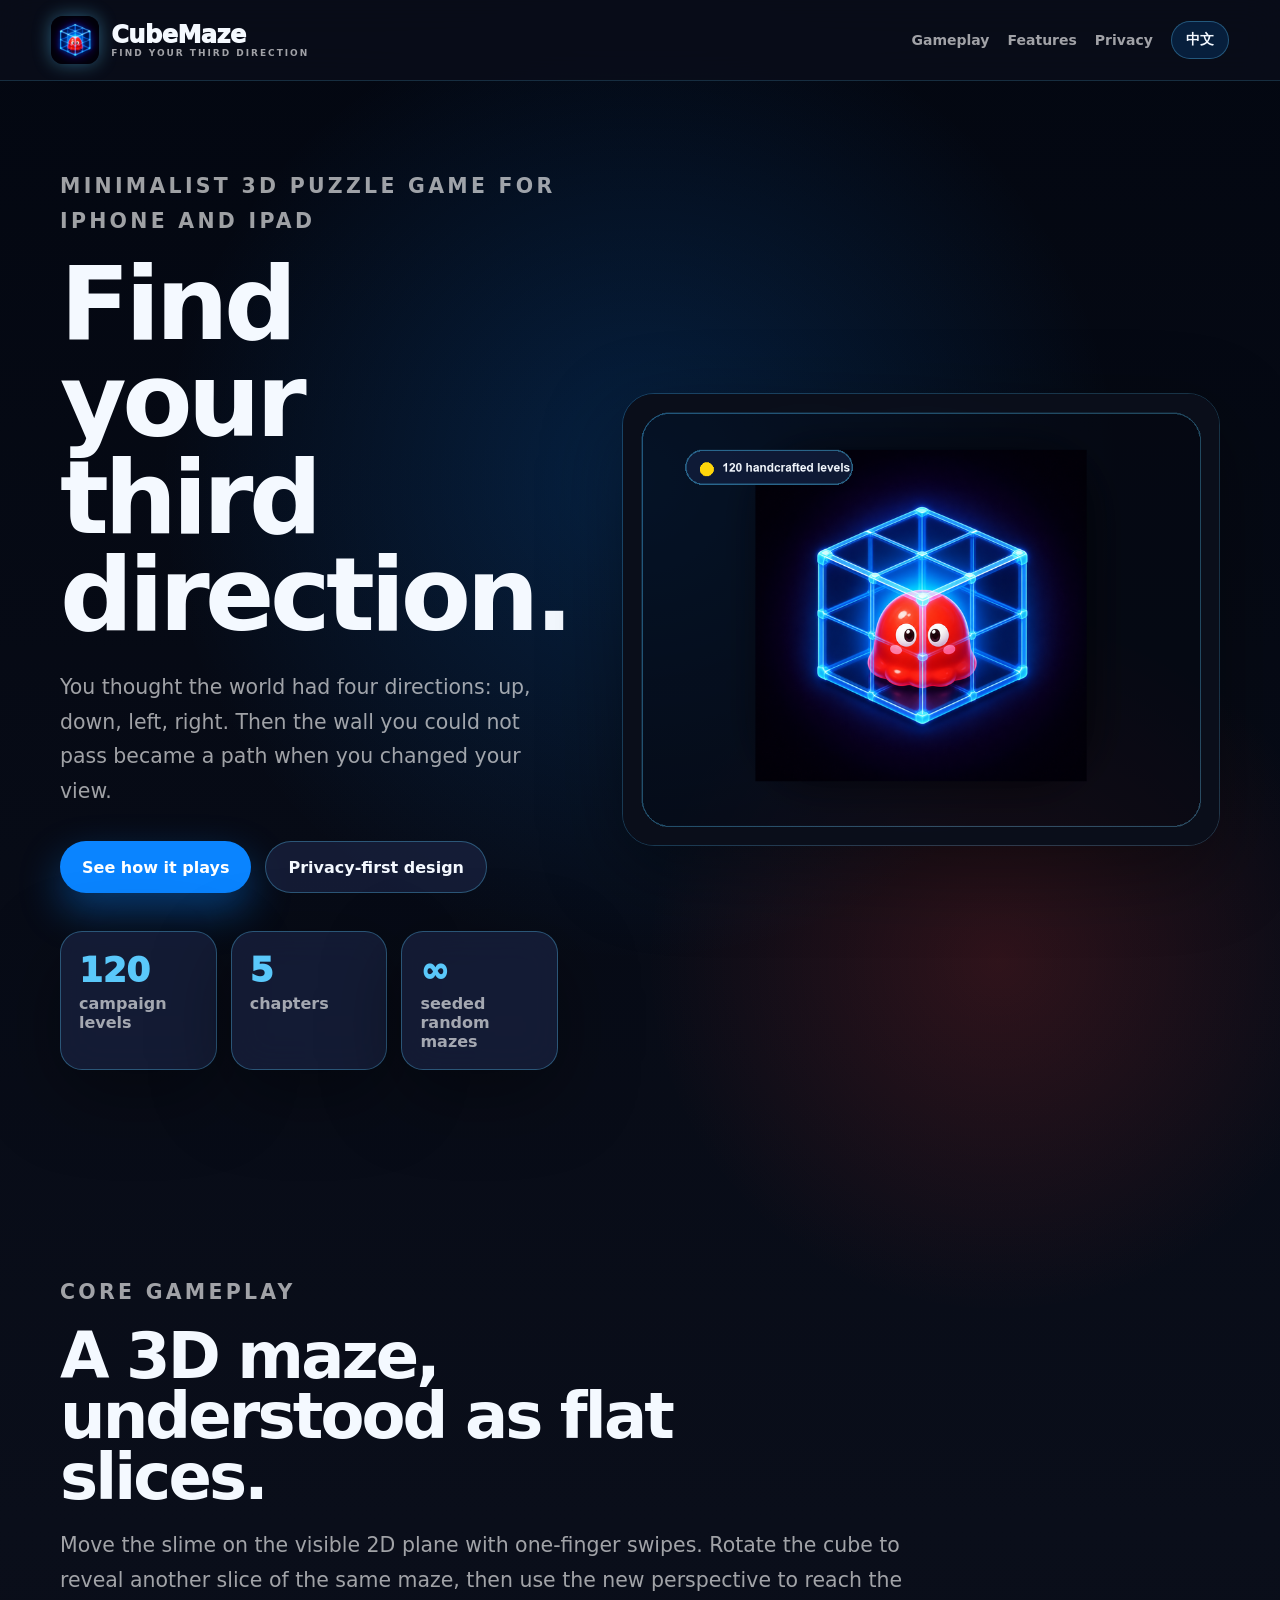
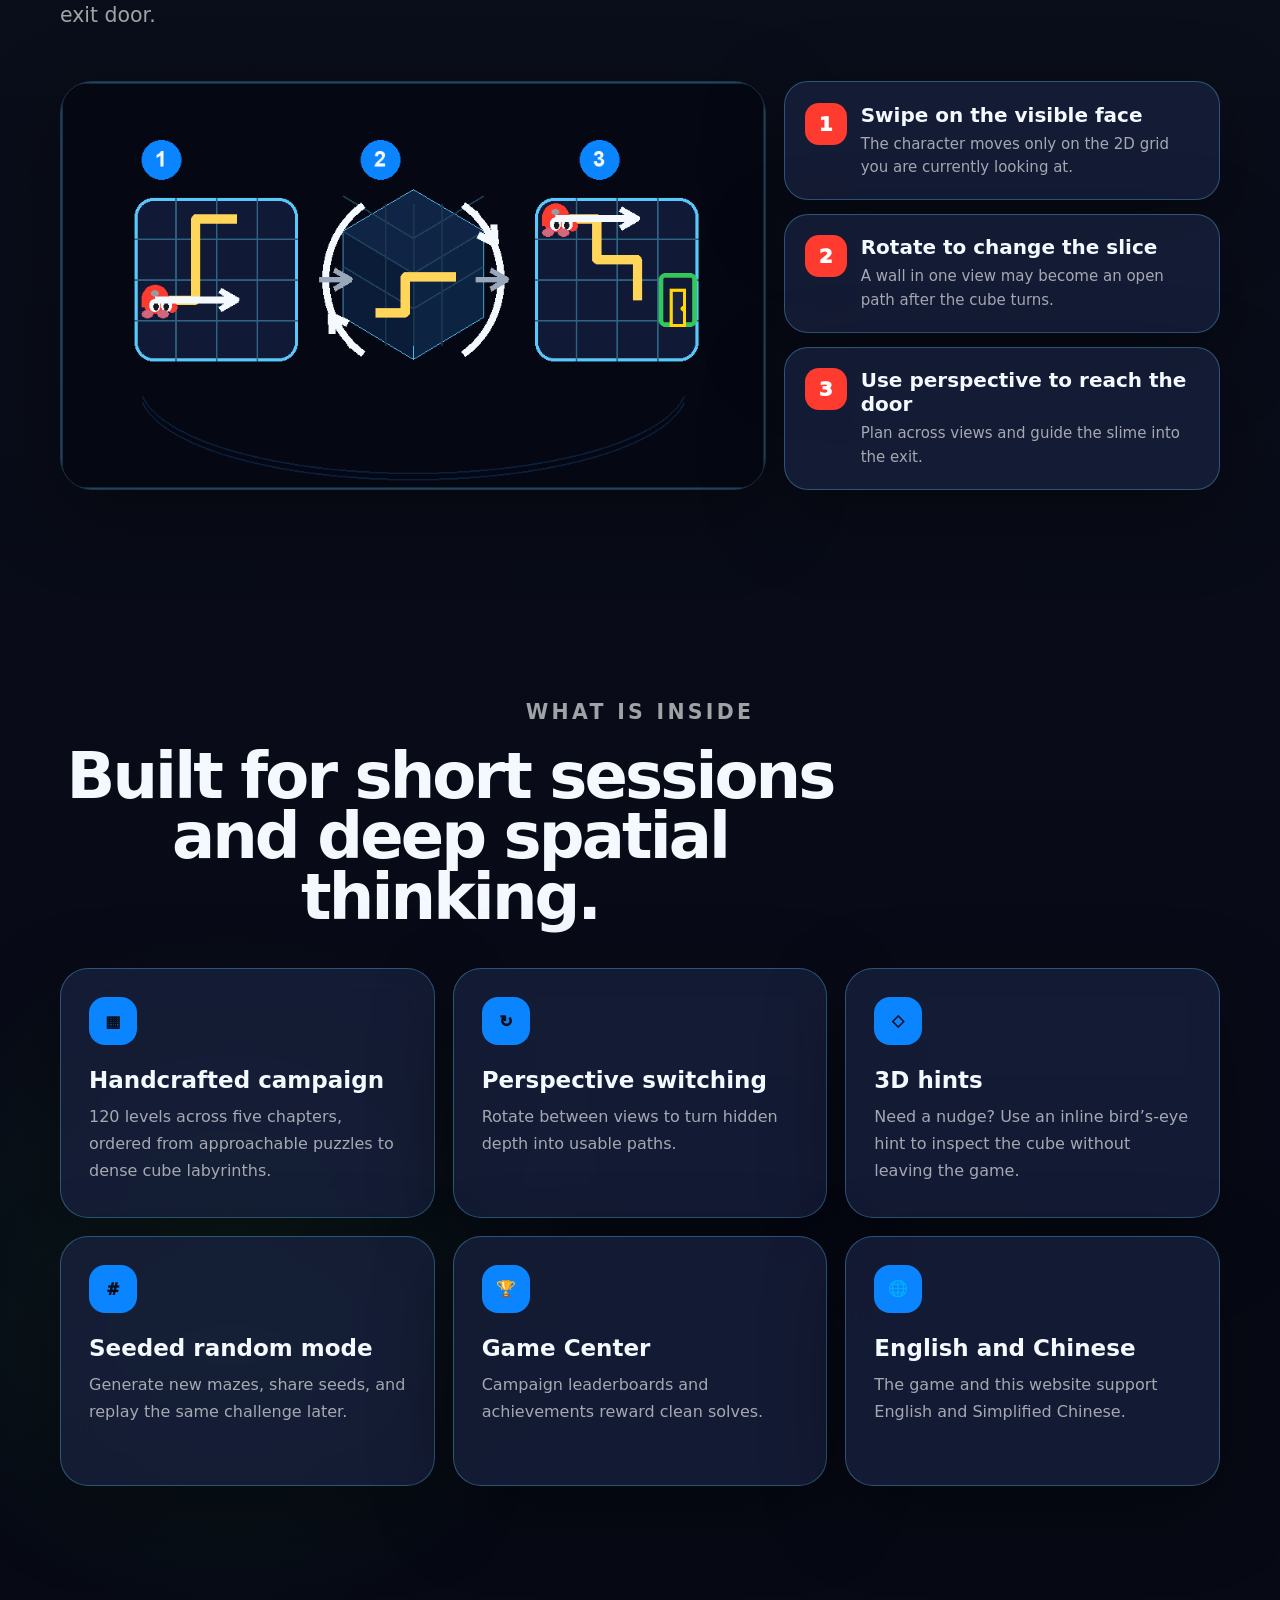
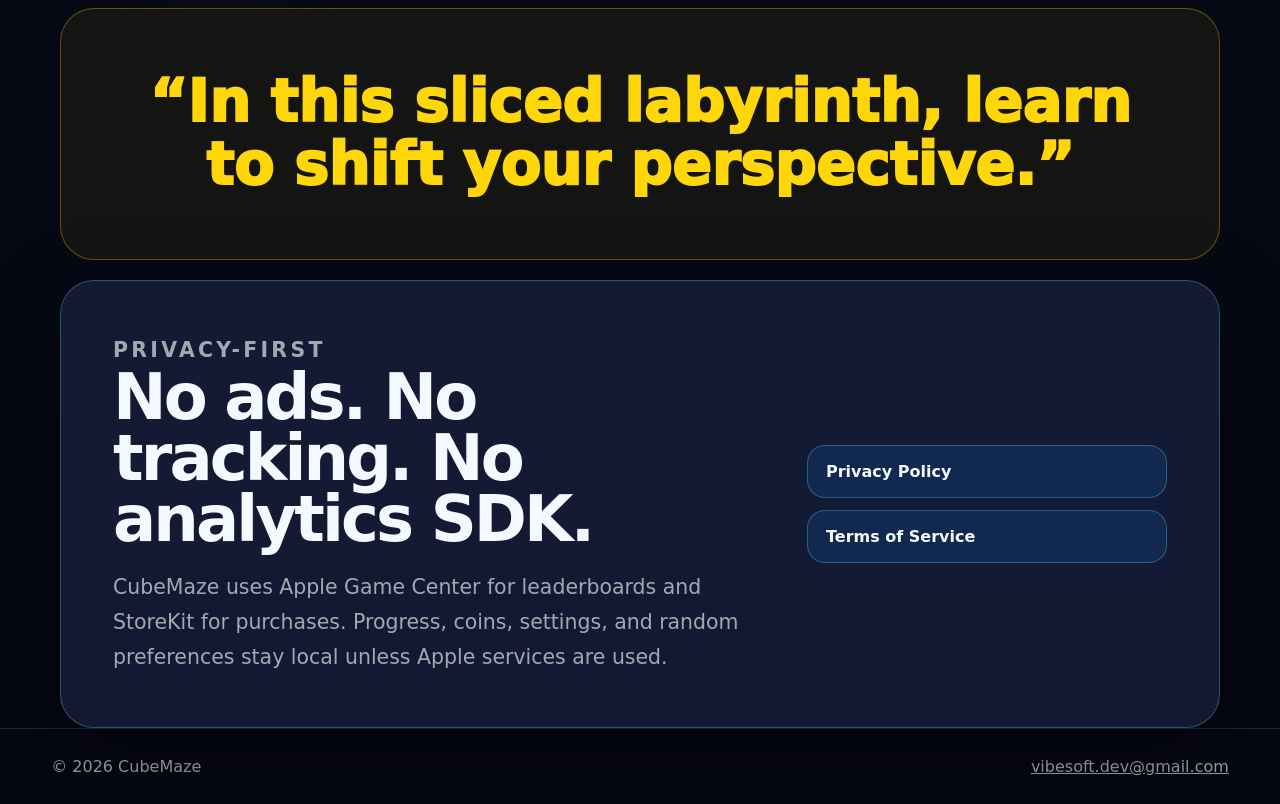
<file: index.html>
<!doctype html>
<html lang="en" data-lang="en">
<head>
  <meta charset="utf-8">
  <meta name="viewport" content="width=device-width, initial-scale=1">
  <title>CubeMaze · Find your third direction</title>
  <meta name="description" content="CubeMaze is a minimalist iPhone and iPad puzzle game about solving 3D cube mazes one 2D slice at a time, with 120 handcrafted levels and seeded random mazes.">
  <meta name="keywords" content="CubeMaze, 3D maze puzzle, cube maze, iPhone puzzle game, iPad puzzle game, spatial puzzle, FEZ inspired puzzle, 方块迷宫, 立方体迷宫, 空间解谜">
  <meta name="author" content="VibeSoft">
  <meta name="robots" content="index,follow,max-image-preview:large">
  <link rel="canonical" href="https://cubemaze.github.io/">
  <link rel="alternate" hreflang="en" href="https://cubemaze.github.io/">
  <link rel="alternate" hreflang="zh-Hans" href="https://cubemaze.github.io/">
  <link rel="alternate" hreflang="x-default" href="https://cubemaze.github.io/">
  <meta name="theme-color" content="#0a0e1a">
  <meta property="og:type" content="website">
  <meta property="og:site_name" content="CubeMaze">
  <meta property="og:title" content="CubeMaze · Find your third direction">
  <meta property="og:description" content="Solve 3D cube mazes one 2D slice at a time. 120 handcrafted levels, perspective switching, hints, and seeded random mazes.">
  <meta property="og:url" content="https://cubemaze.github.io/">
  <meta property="og:image" content="https://cubemaze.github.io/assets/social-card.png">
  <meta property="og:image:width" content="1200">
  <meta property="og:image:height" content="630">
  <meta property="og:image:alt" content="CubeMaze app icon and game description">
  <meta property="og:locale" content="en_US">
  <meta property="og:locale:alternate" content="zh_Hans">
  <meta name="twitter:card" content="summary_large_image">
  <meta name="twitter:title" content="CubeMaze · Find your third direction">
  <meta name="twitter:description" content="A minimalist iPhone and iPad puzzle game about solving 3D cube mazes one 2D slice at a time.">
  <meta name="twitter:image" content="https://cubemaze.github.io/assets/social-card.png">
  <meta name="twitter:image:alt" content="CubeMaze app icon and game description">
  <link rel="icon" href="assets/app-icon.png" type="image/png">
  <link rel="apple-touch-icon" href="assets/app-icon.png">
  <link rel="manifest" href="site.webmanifest">
  <link rel="preload" href="assets/hero-visual.png" as="image">
  <link rel="stylesheet" href="styles.css">
  <script type="application/ld+json">
    {
      "@context": "https://schema.org",
      "@graph": [
        {
          "@type": "Organization",
          "@id": "https://cubemaze.github.io/#organization",
          "name": "VibeSoft",
          "email": "vibesoft.dev@gmail.com",
          "url": "https://cubemaze.github.io/"
        },
        {
          "@type": "WebSite",
          "@id": "https://cubemaze.github.io/#website",
          "url": "https://cubemaze.github.io/",
          "name": "CubeMaze",
          "description": "Official website for CubeMaze, a minimalist iPhone and iPad 3D maze puzzle game.",
          "inLanguage": ["en", "zh-Hans"],
          "publisher": { "@id": "https://cubemaze.github.io/#organization" }
        },
        {
          "@type": "SoftwareApplication",
          "@id": "https://cubemaze.github.io/#app",
          "name": "CubeMaze",
          "alternateName": "方块迷宫",
          "applicationCategory": "GameApplication",
          "operatingSystem": "iOS, iPadOS",
          "url": "https://cubemaze.github.io/",
          "image": "https://cubemaze.github.io/assets/app-icon.png",
          "description": "CubeMaze is a minimalist iPhone and iPad puzzle game about solving 3D cube mazes one 2D slice at a time.",
          "genre": ["Puzzle", "Maze", "Spatial puzzle"],
          "offers": { "@type": "Offer", "price": "0", "priceCurrency": "USD" },
          "publisher": { "@id": "https://cubemaze.github.io/#organization" }
        }
      ]
    }
  </script>
</head>
<body>
  <header class="site-header">
    <a class="brand" href="#top" aria-label="CubeMaze home">
      <img class="brand-icon" src="assets/app-icon.png" width="48" height="48" alt="">
      <span class="brand-copy">
        <span class="brand-title">CubeMaze</span>
        <span class="brand-tagline">Find your third direction</span>
      </span>
    </a>
    <nav class="nav" aria-label="Primary navigation">
      <a href="#gameplay" data-i18n="nav.gameplay">Gameplay</a>
      <a href="#features" data-i18n="nav.features">Features</a>
      <a href="#privacy" data-i18n="nav.privacy">Privacy</a>
      <button class="language-toggle" type="button" data-language-toggle aria-label="Switch language">
        <span data-lang-label>中文</span>
      </button>
    </nav>
  </header>

  <main id="top">
    <section class="hero section">
      <div class="hero-copy">
        <p class="eyebrow" data-i18n="hero.eyebrow">Minimalist 3D puzzle game for iPhone and iPad</p>
        <h1 data-i18n="hero.title">Find your third direction.</h1>
        <p class="hero-lede" data-i18n="hero.lede">
          You thought the world had four directions: up, down, left, right. Then the wall you could not pass became a path when you changed your view.
        </p>
        <div class="cta-row">
          <a class="button primary" href="#gameplay" data-i18n="hero.primary">See how it plays</a>
          <a class="button secondary" href="#privacy" data-i18n="hero.secondary">Privacy-first design</a>
        </div>
        <dl class="stats" aria-label="Game highlights">
          <div>
            <dt>120</dt>
            <dd data-i18n="stats.levels">campaign levels</dd>
          </div>
          <div>
            <dt>5</dt>
            <dd data-i18n="stats.chapters">chapters</dd>
          </div>
          <div>
            <dt>∞</dt>
            <dd data-i18n="stats.random">seeded random mazes</dd>
          </div>
        </dl>
      </div>
      <div class="hero-art" aria-hidden="true">
        <img src="assets/hero-visual.png" width="900" height="680" alt="">
      </div>
    </section>

    <section id="gameplay" class="section gameplay-section">
      <div>
        <p class="eyebrow" data-i18n="gameplay.eyebrow">Core gameplay</p>
        <h2 data-i18n="gameplay.title">A 3D maze, understood as flat slices.</h2>
        <p data-i18n="gameplay.body">
          Move the slime on the visible 2D plane with one-finger swipes. Rotate the cube to reveal another slice of the same maze, then use the new perspective to reach the exit door.
        </p>
      </div>
      <div class="gameplay-layout">
        <img class="card-image" src="assets/gameplay-flow.png" width="900" height="520" alt="CubeMaze gameplay flow: swipe, rotate, exit">
        <div class="gameplay-steps" aria-label="Gameplay steps">
          <article>
            <span>1</span>
            <h3 data-i18n="gameplay.step1.title">Swipe on the visible face</h3>
            <p data-i18n="gameplay.step1.body">The character moves only on the 2D grid you are currently looking at.</p>
          </article>
          <article>
            <span>2</span>
            <h3 data-i18n="gameplay.step2.title">Rotate to change the slice</h3>
            <p data-i18n="gameplay.step2.body">A wall in one view may become an open path after the cube turns.</p>
          </article>
          <article>
            <span>3</span>
            <h3 data-i18n="gameplay.step3.title">Use perspective to reach the door</h3>
            <p data-i18n="gameplay.step3.body">Plan across views and guide the slime into the exit.</p>
          </article>
        </div>
      </div>
    </section>

    <section id="features" class="section">
      <p class="eyebrow centered" data-i18n="features.eyebrow">What is inside</p>
      <h2 class="centered" data-i18n="features.title">Built for short sessions and deep spatial thinking.</h2>
      <div class="feature-grid">
        <article class="feature-card">
          <span class="feature-icon">▦</span>
          <h3 data-i18n="features.campaign.title">Handcrafted campaign</h3>
          <p data-i18n="features.campaign.body">120 levels across five chapters, ordered from approachable puzzles to dense cube labyrinths.</p>
        </article>
        <article class="feature-card">
          <span class="feature-icon">↻</span>
          <h3 data-i18n="features.rotation.title">Perspective switching</h3>
          <p data-i18n="features.rotation.body">Rotate between views to turn hidden depth into usable paths.</p>
        </article>
        <article class="feature-card">
          <span class="feature-icon">◇</span>
          <h3 data-i18n="features.hint.title">3D hints</h3>
          <p data-i18n="features.hint.body">Need a nudge? Use an inline bird’s-eye hint to inspect the cube without leaving the game.</p>
        </article>
        <article class="feature-card">
          <span class="feature-icon">#</span>
          <h3 data-i18n="features.random.title">Seeded random mode</h3>
          <p data-i18n="features.random.body">Generate new mazes, share seeds, and replay the same challenge later.</p>
        </article>
        <article class="feature-card">
          <span class="feature-icon">🏆</span>
          <h3 data-i18n="features.gamecenter.title">Game Center</h3>
          <p data-i18n="features.gamecenter.body">Campaign leaderboards and achievements reward clean solves.</p>
        </article>
        <article class="feature-card">
          <span class="feature-icon">🌐</span>
          <h3 data-i18n="features.language.title">English and Chinese</h3>
          <p data-i18n="features.language.body">The game and this website support English and Simplified Chinese.</p>
        </article>
      </div>
    </section>

    <section class="section quote-section">
      <blockquote data-i18n="quote.text">“In this sliced labyrinth, learn to shift your perspective.”</blockquote>
    </section>

    <section id="privacy" class="section legal-callout">
      <div>
        <p class="eyebrow" data-i18n="privacy.eyebrow">Privacy-first</p>
        <h2 data-i18n="privacy.title">No ads. No tracking. No analytics SDK.</h2>
        <p data-i18n="privacy.body">
          CubeMaze uses Apple Game Center for leaderboards and StoreKit for purchases. Progress, coins, settings, and random preferences stay local unless Apple services are used.
        </p>
      </div>
      <div class="legal-links">
        <a href="privacy.html" data-i18n="privacy.link">Privacy Policy</a>
        <a href="terms.html" data-i18n="terms.link">Terms of Service</a>
      </div>
    </section>
  </main>

  <footer class="site-footer">
    <p>© <span data-year></span> CubeMaze</p>
    <p><a href="mailto:vibesoft.dev@gmail.com">vibesoft.dev@gmail.com</a></p>
  </footer>

  <script src="app.js" defer></script>
</body>
</html>
</file>
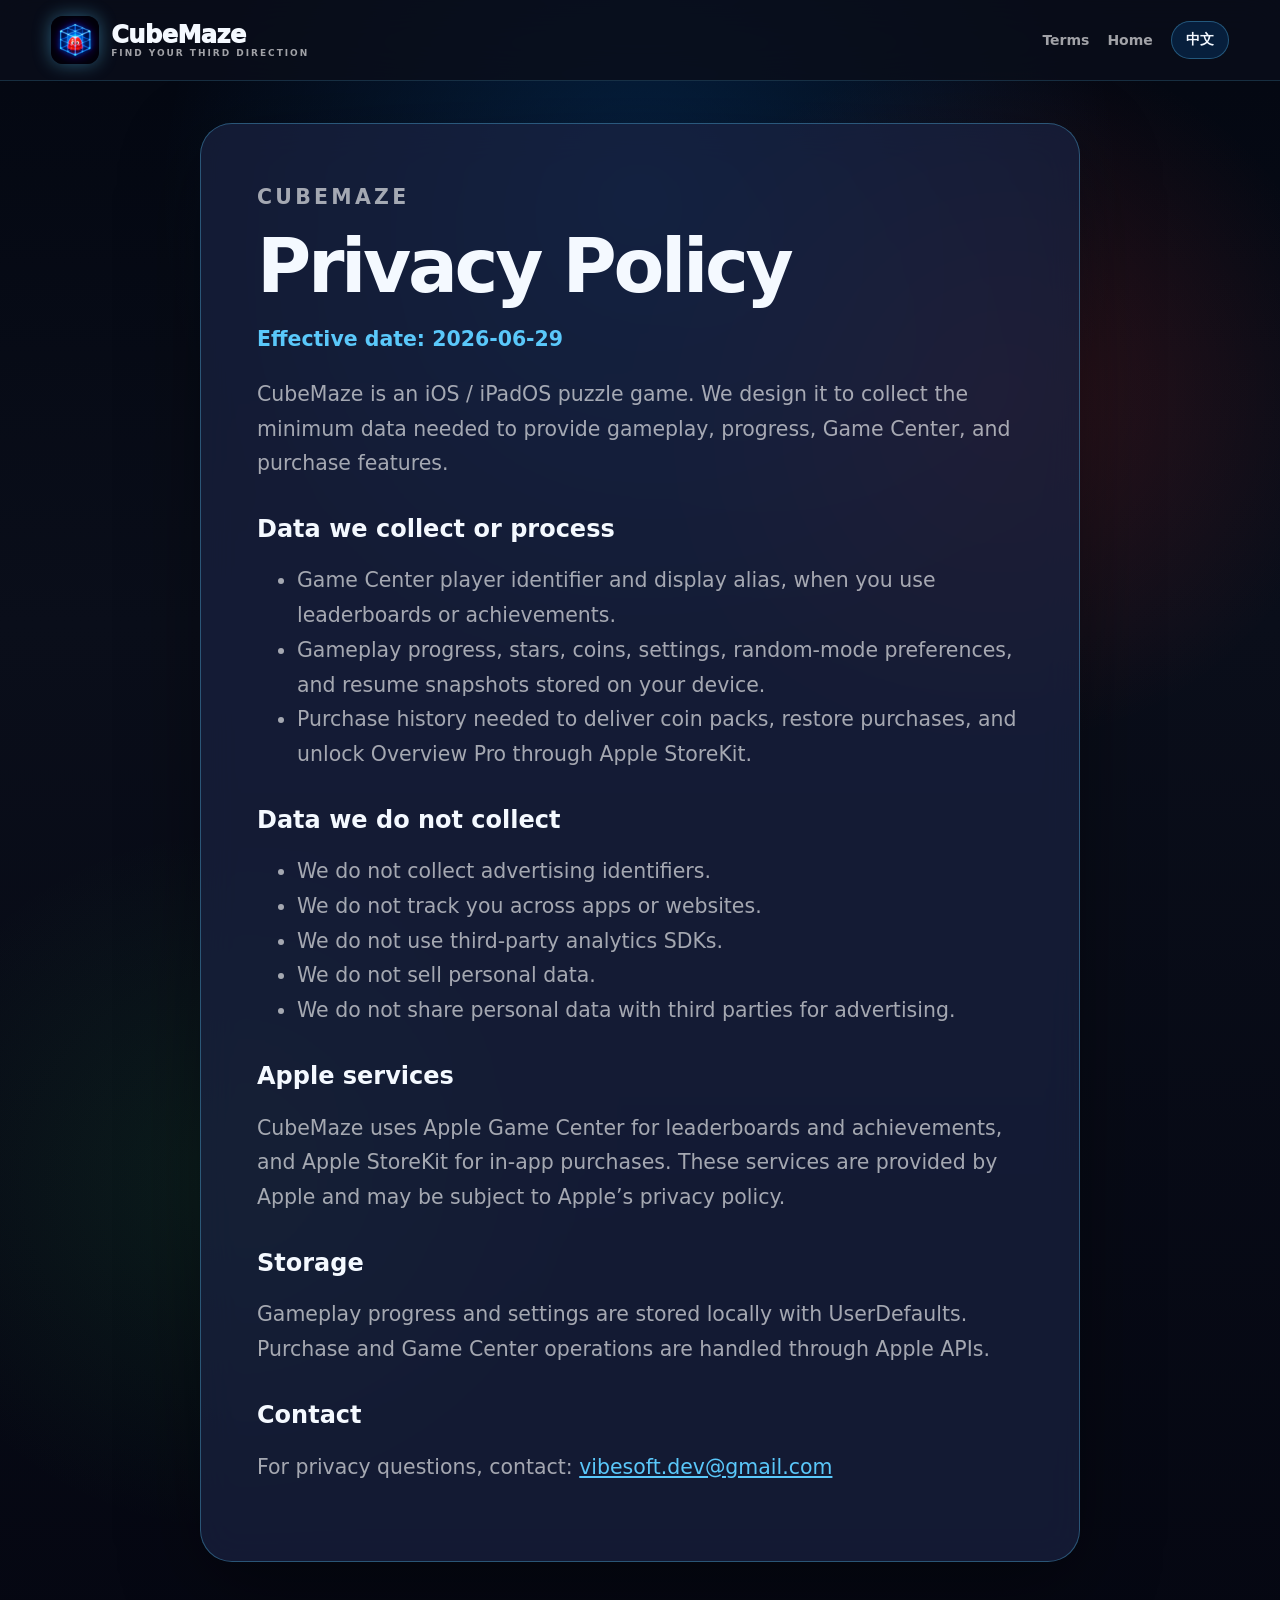
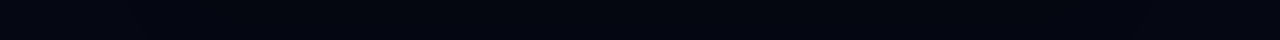
<file: privacy.html>
<!doctype html>
<html lang="en" data-lang="en">
<head>
  <meta charset="utf-8">
  <meta name="viewport" content="width=device-width, initial-scale=1">
  <title>CubeMaze Privacy Policy</title>
  <meta name="description" content="CubeMaze privacy policy covering Game Center, StoreKit purchases, local progress, and data we do not collect.">
  <meta name="robots" content="index,follow">
  <link rel="canonical" href="https://cubemaze.github.io/privacy.html">
  <link rel="alternate" hreflang="en" href="https://cubemaze.github.io/privacy.html">
  <link rel="alternate" hreflang="zh-Hans" href="https://cubemaze.github.io/privacy.html">
  <link rel="alternate" hreflang="x-default" href="https://cubemaze.github.io/privacy.html">
  <meta name="theme-color" content="#0a0e1a">
  <meta property="og:type" content="article">
  <meta property="og:title" content="CubeMaze Privacy Policy">
  <meta property="og:description" content="Privacy details for CubeMaze, including local progress, Game Center, StoreKit, and no ads or tracking.">
  <meta property="og:url" content="https://cubemaze.github.io/privacy.html">
  <meta property="og:image" content="https://cubemaze.github.io/assets/social-card.png">
  <meta name="twitter:card" content="summary_large_image">
  <link rel="icon" href="assets/app-icon.png" type="image/png">
  <link rel="apple-touch-icon" href="assets/app-icon.png">
  <link rel="stylesheet" href="styles.css">
</head>
<body>
  <header class="site-header">
    <a class="brand" href="index.html" aria-label="CubeMaze home">
      <img class="brand-icon" src="assets/app-icon.png" width="48" height="48" alt="">
      <span class="brand-copy">
        <span class="brand-title">CubeMaze</span>
        <span class="brand-tagline">Find your third direction</span>
      </span>
    </a>
    <nav class="nav" aria-label="Legal navigation">
      <a href="terms.html" data-i18n="legal.nav.terms">Terms</a>
      <a href="index.html" data-i18n="legal.nav.home">Home</a>
      <button class="language-toggle" type="button" data-language-toggle aria-label="Switch language">
        <span data-lang-label>中文</span>
      </button>
    </nav>
  </header>
  <main class="legal-main">
    <article class="legal-page">
      <p class="eyebrow" data-i18n="legal.brand">CubeMaze</p>
      <h1 data-i18n="privacyPage.title">Privacy Policy</h1>
      <p class="effective" data-i18n="privacyPage.effective">Effective date: 2026-06-29</p>
      <p data-i18n="privacyPage.intro">CubeMaze is an iOS / iPadOS puzzle game. We design it to collect the minimum data needed to provide gameplay, progress, Game Center, and purchase features.</p>
      <h2 data-i18n="privacyPage.collect.title">Data we collect or process</h2>
      <ul>
        <li data-i18n="privacyPage.collect.gamecenter">Game Center player identifier and display alias, when you use leaderboards or achievements.</li>
        <li data-i18n="privacyPage.collect.local">Gameplay progress, stars, coins, settings, random-mode preferences, and resume snapshots stored on your device.</li>
        <li data-i18n="privacyPage.collect.purchase">Purchase history needed to deliver coin packs, restore purchases, and unlock Overview Pro through Apple StoreKit.</li>
      </ul>
      <h2 data-i18n="privacyPage.noCollect.title">Data we do not collect</h2>
      <ul>
        <li data-i18n="privacyPage.noCollect.ads">We do not collect advertising identifiers.</li>
        <li data-i18n="privacyPage.noCollect.track">We do not track you across apps or websites.</li>
        <li data-i18n="privacyPage.noCollect.analytics">We do not use third-party analytics SDKs.</li>
        <li data-i18n="privacyPage.noCollect.sell">We do not sell personal data.</li>
        <li data-i18n="privacyPage.noCollect.share">We do not share personal data with third parties for advertising.</li>
      </ul>
      <h2 data-i18n="privacyPage.apple.title">Apple services</h2>
      <p data-i18n="privacyPage.apple.body">CubeMaze uses Apple Game Center for leaderboards and achievements, and Apple StoreKit for in-app purchases. These services are provided by Apple and may be subject to Apple’s privacy policy.</p>
      <h2 data-i18n="privacyPage.storage.title">Storage</h2>
      <p data-i18n="privacyPage.storage.body">Gameplay progress and settings are stored locally with UserDefaults. Purchase and Game Center operations are handled through Apple APIs.</p>
      <h2 data-i18n="legal.contact.title">Contact</h2>
      <p><span data-i18n="privacyPage.contact">For privacy questions, contact:</span> <a href="mailto:vibesoft.dev@gmail.com">vibesoft.dev@gmail.com</a></p>
    </article>
  </main>
  <script src="app.js" defer></script>
</body>
</html>
</file>
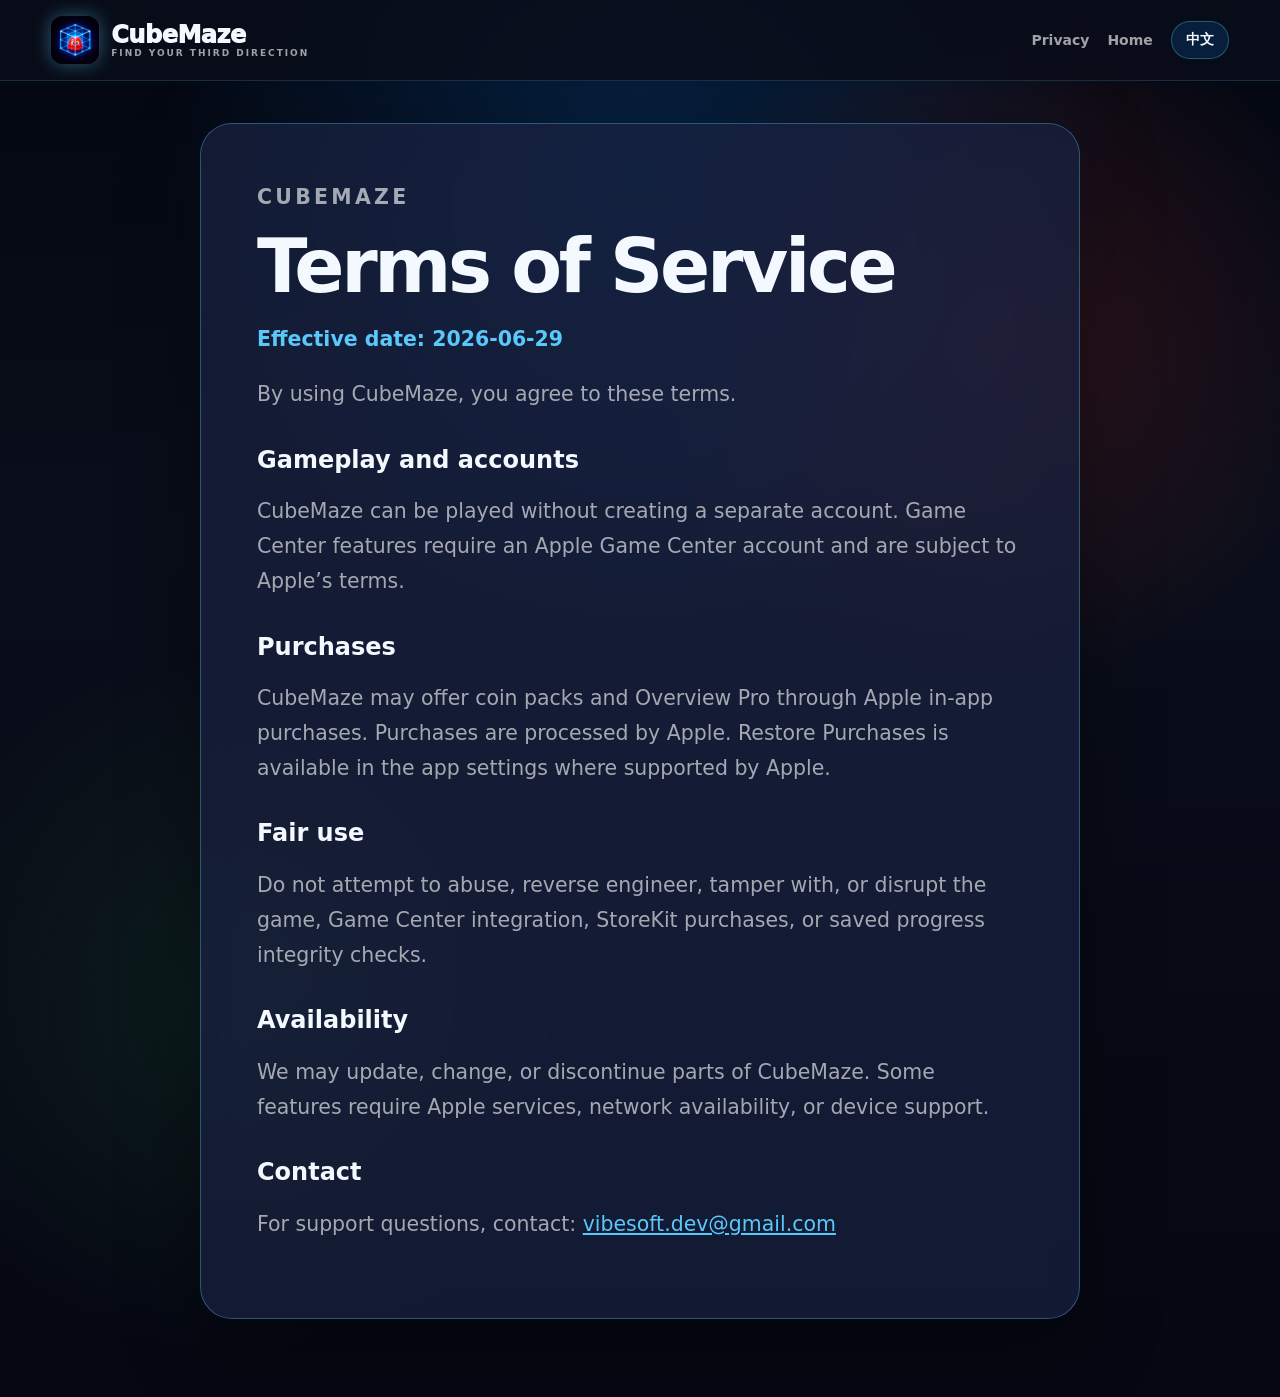
<file: terms.html>
<!doctype html>
<html lang="en" data-lang="en">
<head>
  <meta charset="utf-8">
  <meta name="viewport" content="width=device-width, initial-scale=1">
  <title>CubeMaze Terms of Service</title>
  <meta name="description" content="CubeMaze terms of service covering gameplay, Game Center, StoreKit purchases, fair use, availability, and support contact.">
  <meta name="robots" content="index,follow">
  <link rel="canonical" href="https://cubemaze.github.io/terms.html">
  <link rel="alternate" hreflang="en" href="https://cubemaze.github.io/terms.html">
  <link rel="alternate" hreflang="zh-Hans" href="https://cubemaze.github.io/terms.html">
  <link rel="alternate" hreflang="x-default" href="https://cubemaze.github.io/terms.html">
  <meta name="theme-color" content="#0a0e1a">
  <meta property="og:type" content="article">
  <meta property="og:title" content="CubeMaze Terms of Service">
  <meta property="og:description" content="Terms for using CubeMaze, including Game Center features, StoreKit purchases, fair use, and availability.">
  <meta property="og:url" content="https://cubemaze.github.io/terms.html">
  <meta property="og:image" content="https://cubemaze.github.io/assets/social-card.png">
  <meta name="twitter:card" content="summary_large_image">
  <link rel="icon" href="assets/app-icon.png" type="image/png">
  <link rel="apple-touch-icon" href="assets/app-icon.png">
  <link rel="stylesheet" href="styles.css">
</head>
<body>
  <header class="site-header">
    <a class="brand" href="index.html" aria-label="CubeMaze home">
      <img class="brand-icon" src="assets/app-icon.png" width="48" height="48" alt="">
      <span class="brand-copy">
        <span class="brand-title">CubeMaze</span>
        <span class="brand-tagline">Find your third direction</span>
      </span>
    </a>
    <nav class="nav" aria-label="Legal navigation">
      <a href="privacy.html" data-i18n="legal.nav.privacy">Privacy</a>
      <a href="index.html" data-i18n="legal.nav.home">Home</a>
      <button class="language-toggle" type="button" data-language-toggle aria-label="Switch language">
        <span data-lang-label>中文</span>
      </button>
    </nav>
  </header>
  <main class="legal-main">
    <article class="legal-page">
      <p class="eyebrow" data-i18n="legal.brand">CubeMaze</p>
      <h1 data-i18n="termsPage.title">Terms of Service</h1>
      <p class="effective" data-i18n="termsPage.effective">Effective date: 2026-06-29</p>
      <p data-i18n="termsPage.intro">By using CubeMaze, you agree to these terms.</p>
      <h2 data-i18n="termsPage.gameplay.title">Gameplay and accounts</h2>
      <p data-i18n="termsPage.gameplay.body">CubeMaze can be played without creating a separate account. Game Center features require an Apple Game Center account and are subject to Apple’s terms.</p>
      <h2 data-i18n="termsPage.purchases.title">Purchases</h2>
      <p data-i18n="termsPage.purchases.body">CubeMaze may offer coin packs and Overview Pro through Apple in-app purchases. Purchases are processed by Apple. Restore Purchases is available in the app settings where supported by Apple.</p>
      <h2 data-i18n="termsPage.fairUse.title">Fair use</h2>
      <p data-i18n="termsPage.fairUse.body">Do not attempt to abuse, reverse engineer, tamper with, or disrupt the game, Game Center integration, StoreKit purchases, or saved progress integrity checks.</p>
      <h2 data-i18n="termsPage.availability.title">Availability</h2>
      <p data-i18n="termsPage.availability.body">We may update, change, or discontinue parts of CubeMaze. Some features require Apple services, network availability, or device support.</p>
      <h2 data-i18n="legal.contact.title">Contact</h2>
      <p><span data-i18n="termsPage.contact">For support questions, contact:</span> <a href="mailto:vibesoft.dev@gmail.com">vibesoft.dev@gmail.com</a></p>
    </article>
  </main>
  <script src="app.js" defer></script>
</body>
</html>
</file>
<file: styles.css>
:root {
  color-scheme: dark;
  --bg: #0a0e1a;
  --bg-soft: #101935;
  --bg-elevated: #1a2240;
  --card: rgba(26, 34, 64, .72);
  --card-strong: rgba(26, 34, 64, .92);
  --text: #f4f9ff;
  --muted: rgba(255, 255, 255, .62);
  --line: rgba(90, 200, 250, .34);
  --accent: #0a84ff;
  --cyan: #5ac8fa;
  --player: #ff3b30;
  --goal: #34c759;
  --warning: #ff9500;
  --coin: #ffd60a;
  --shadow: 0 24px 80px rgba(0, 0, 0, .38);
  font-family: ui-rounded, "SF Pro Rounded", Inter, ui-sans-serif, system-ui, -apple-system, BlinkMacSystemFont, "Segoe UI", sans-serif;
}

* { box-sizing: border-box; }

html {
  scroll-behavior: smooth;
  background: var(--bg);
}

body {
  margin: 0;
  min-width: 320px;
  color: var(--text);
  background:
    radial-gradient(circle at 50% 12%, rgba(10, 132, 255, .2), transparent 30rem),
    radial-gradient(circle at 78% 24%, rgba(255, 59, 48, .16), transparent 22rem),
    radial-gradient(circle at 18% 72%, rgba(52, 199, 89, .1), transparent 22rem),
    linear-gradient(180deg, #030711 0%, var(--bg) 38%, #050712 100%);
}

a { color: inherit; }

.site-header {
  position: sticky;
  top: 0;
  z-index: 20;
  display: flex;
  align-items: center;
  justify-content: space-between;
  gap: 24px;
  padding: 16px clamp(18px, 4vw, 56px);
  border-bottom: 1px solid rgba(90, 200, 250, .18);
  background: rgba(10, 14, 26, .82);
  backdrop-filter: blur(18px);
}

.brand {
  display: inline-flex;
  align-items: center;
  gap: 12px;
  text-decoration: none;
}

.brand-icon {
  width: 48px;
  height: 48px;
  border-radius: 12px;
  box-shadow: 0 0 18px rgba(90, 200, 250, .42);
}

.brand-copy {
  display: grid;
  gap: 1px;
}

.brand-title {
  color: var(--text);
  font-size: 24px;
  font-weight: 950;
  letter-spacing: -.02em;
  line-height: 1;
}

.brand-tagline {
  color: var(--muted);
  font-size: 9px;
  font-weight: 900;
  letter-spacing: .22em;
  text-transform: uppercase;
  white-space: nowrap;
}

.nav {
  display: flex;
  align-items: center;
  gap: 18px;
  color: var(--muted);
  font-size: 14px;
  font-weight: 700;
}

.nav a {
  text-decoration: none;
}

.nav a:hover { color: var(--text); }

.language-toggle {
  border: 1px solid var(--line);
  border-radius: 999px;
  padding: 9px 14px;
  color: var(--text);
  background: rgba(10, 132, 255, .16);
  font: inherit;
  cursor: pointer;
}

.language-toggle:hover {
  border-color: rgba(101, 220, 255, .62);
}

.section {
  width: min(1160px, calc(100% - 36px));
  margin: 0 auto;
  padding: clamp(54px, 8vw, 112px) 0;
}

.hero {
  display: grid;
  grid-template-columns: minmax(0, .9fr) minmax(360px, 1.08fr);
  align-items: center;
  gap: clamp(32px, 5vw, 76px);
  padding-top: clamp(36px, 7vw, 88px);
}

.hero-copy h1,
.section h2,
.legal-page h1 {
  margin: 0;
  letter-spacing: -.045em;
  line-height: .95;
}

.hero-copy h1 {
  max-width: 660px;
  font-size: clamp(56px, 8vw, 104px);
}

.section h2 {
  max-width: 780px;
  font-size: clamp(36px, 5vw, 66px);
}

.eyebrow {
  margin: 0 0 16px;
  color: var(--cyan);
  font-size: 13px;
  font-weight: 900;
  letter-spacing: .16em;
  text-transform: uppercase;
}

.hero-lede,
.section p,
.legal-page p,
.legal-page li {
  color: var(--muted);
  font-size: clamp(17px, 1.6vw, 21px);
  line-height: 1.7;
}

.hero-lede {
  max-width: 660px;
  margin: 26px 0 0;
}

.cta-row {
  display: flex;
  flex-wrap: wrap;
  gap: 14px;
  margin-top: 32px;
}

.button {
  display: inline-flex;
  align-items: center;
  justify-content: center;
  min-height: 52px;
  padding: 0 22px;
  border-radius: 999px;
  font-weight: 900;
  text-decoration: none;
}

.button.primary {
  background: var(--accent);
  color: white;
  box-shadow: 0 18px 40px rgba(10, 132, 255, .4);
}

.button.secondary {
  border: 1px solid var(--line);
  color: var(--text);
  background: rgba(26, 34, 64, .74);
}

.stats {
  display: grid;
  grid-template-columns: repeat(3, minmax(0, 1fr));
  gap: 14px;
  max-width: 620px;
  margin: 38px 0 0;
}

.stats div,
.feature-card,
.legal-callout,
.legal-page {
  border: 1px solid var(--line);
  background: var(--card);
  box-shadow: var(--shadow);
  backdrop-filter: blur(18px);
}

.stats div {
  padding: 18px;
  border-radius: 22px;
}

.stats dt {
  font-size: 34px;
  font-weight: 950;
  color: var(--cyan);
}

.stats dd {
  margin: 4px 0 0;
  color: var(--muted);
  font-weight: 700;
}

.hero-art img,
.card-image {
  display: block;
  width: 100%;
  height: auto;
  border-radius: 32px;
  border: 1px solid rgba(90, 200, 250, .22);
  box-shadow: var(--shadow);
}

.split {
  display: grid;
  grid-template-columns: .72fr 1fr;
  align-items: center;
  gap: clamp(28px, 5vw, 64px);
}

.gameplay-section {
  display: grid;
  gap: 28px;
}

.gameplay-section > div:first-child {
  max-width: 860px;
}

.gameplay-layout {
  display: grid;
  grid-template-columns: minmax(0, 1.1fr) minmax(280px, .68fr);
  align-items: stretch;
  gap: 18px;
}

.gameplay-steps {
  display: grid;
  gap: 14px;
}

.gameplay-steps article {
  display: grid;
  grid-template-columns: 42px 1fr;
  column-gap: 14px;
  align-content: center;
  padding: 20px;
  border: 1px solid var(--line);
  border-radius: 24px;
  background: var(--card);
  box-shadow: var(--shadow);
}

.gameplay-steps span {
  display: inline-grid;
  place-items: center;
  width: 42px;
  height: 42px;
  border-radius: 14px;
  color: white;
  background: var(--player);
  font-size: 20px;
  font-weight: 950;
  grid-row: span 2;
}

.gameplay-steps h3 {
  margin: 0 0 6px;
  font-size: 20px;
}

.gameplay-steps p {
  margin: 0;
  font-size: 15px;
  line-height: 1.55;
}

.centered {
  margin-left: auto;
  margin-right: auto;
  text-align: center;
}

.feature-grid {
  display: grid;
  grid-template-columns: repeat(3, minmax(0, 1fr));
  gap: 18px;
  margin-top: 40px;
}

.feature-card {
  min-height: 250px;
  padding: 28px;
  border-radius: 28px;
}

.feature-icon {
  display: inline-grid;
  place-items: center;
  width: 48px;
  height: 48px;
  border-radius: 16px;
  color: var(--bg);
  background: var(--accent);
  font-weight: 950;
}

.feature-card h3 {
  margin: 22px 0 10px;
  font-size: 23px;
}

.feature-card p {
  margin: 0;
  font-size: 16px;
}

.quote-section {
  padding-top: 20px;
  padding-bottom: 20px;
}

blockquote {
  margin: 0;
  padding: clamp(34px, 5vw, 62px);
  border: 1px solid rgba(255, 214, 10, .32);
  border-radius: 34px;
  color: var(--coin);
  background: rgba(255, 214, 10, .06);
  font-size: clamp(30px, 5vw, 58px);
  font-weight: 950;
  line-height: 1.08;
  text-align: center;
}

.legal-callout {
  display: grid;
  grid-template-columns: 1fr minmax(260px, 360px);
  gap: 30px;
  align-items: center;
  padding: clamp(28px, 5vw, 52px);
  border-radius: 34px;
}

.legal-callout p {
  margin-bottom: 0;
}

.legal-links {
  display: grid;
  gap: 12px;
}

.legal-links a {
  padding: 16px 18px;
  border: 1px solid var(--line);
  border-radius: 18px;
  color: var(--text);
  background: rgba(10, 132, 255, .14);
  font-weight: 850;
  text-decoration: none;
}

.site-footer {
  display: flex;
  justify-content: space-between;
  gap: 18px;
  padding: 28px clamp(18px, 4vw, 56px);
  color: var(--muted);
  border-top: 1px solid rgba(90, 200, 250, .18);
}

.site-footer p { margin: 0; }

.legal-main {
  padding: 42px 0 78px;
}

.legal-page {
  width: min(880px, calc(100% - 36px));
  margin: 0 auto;
  padding: clamp(28px, 5vw, 56px);
  border-radius: 32px;
}

.legal-page h1 {
  font-size: clamp(42px, 6vw, 74px);
}

.legal-page h2 {
  margin-top: 34px;
  color: var(--text);
}

.legal-page .effective {
  color: var(--cyan);
  font-weight: 900;
}

.legal-page a {
  color: var(--cyan);
}

@media (max-width: 900px) {
  .site-header {
    position: static;
    flex-direction: column;
    align-items: flex-start;
  }

  .nav {
    width: 100%;
    flex-wrap: wrap;
  }

  .hero,
  .split,
  .gameplay-layout,
  .legal-callout {
    grid-template-columns: 1fr;
  }

  .hero-art {
    order: -1;
  }

  .feature-grid {
    grid-template-columns: 1fr 1fr;
  }
}

@media (max-width: 620px) {
  .brand-icon { width: 42px; height: 42px; }
  .brand-title { font-size: 21px; }
  .brand-tagline { font-size: 8px; }
  .nav { gap: 12px; }
  .stats,
  .feature-grid {
    grid-template-columns: 1fr;
  }
  .site-footer {
    flex-direction: column;
  }
}
</file>
